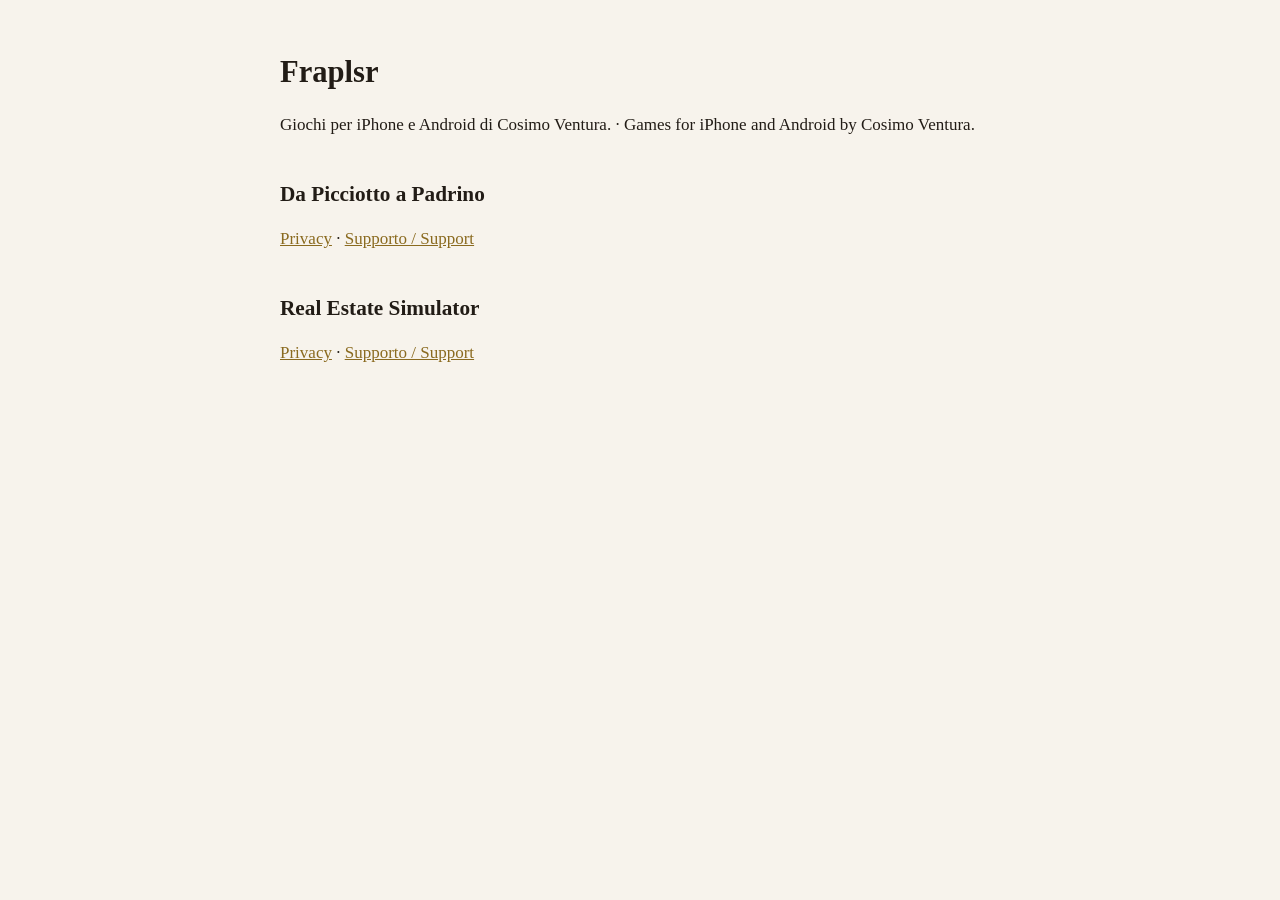
<file: index.html>
<!doctype html>
<html lang="it">
<head>
<meta charset="utf-8"><meta name="viewport" content="width=device-width, initial-scale=1">
<title>Fraplsr</title>
<link rel="stylesheet" href="style.css">
</head>
<body><main>
<h1>Fraplsr</h1>
<p>Giochi per iPhone e Android di Cosimo Ventura. · Games for iPhone and Android by Cosimo Ventura.</p>

<h2>Da Picciotto a Padrino</h2>
<p><a href="picciotto/privacy.html">Privacy</a> · <a href="support.html">Supporto / Support</a></p>

<h2>Real Estate Simulator</h2>
<p><a href="realestate/privacy.html">Privacy</a> · <a href="support.html">Supporto / Support</a></p>
</main></body>
</html>
</file>
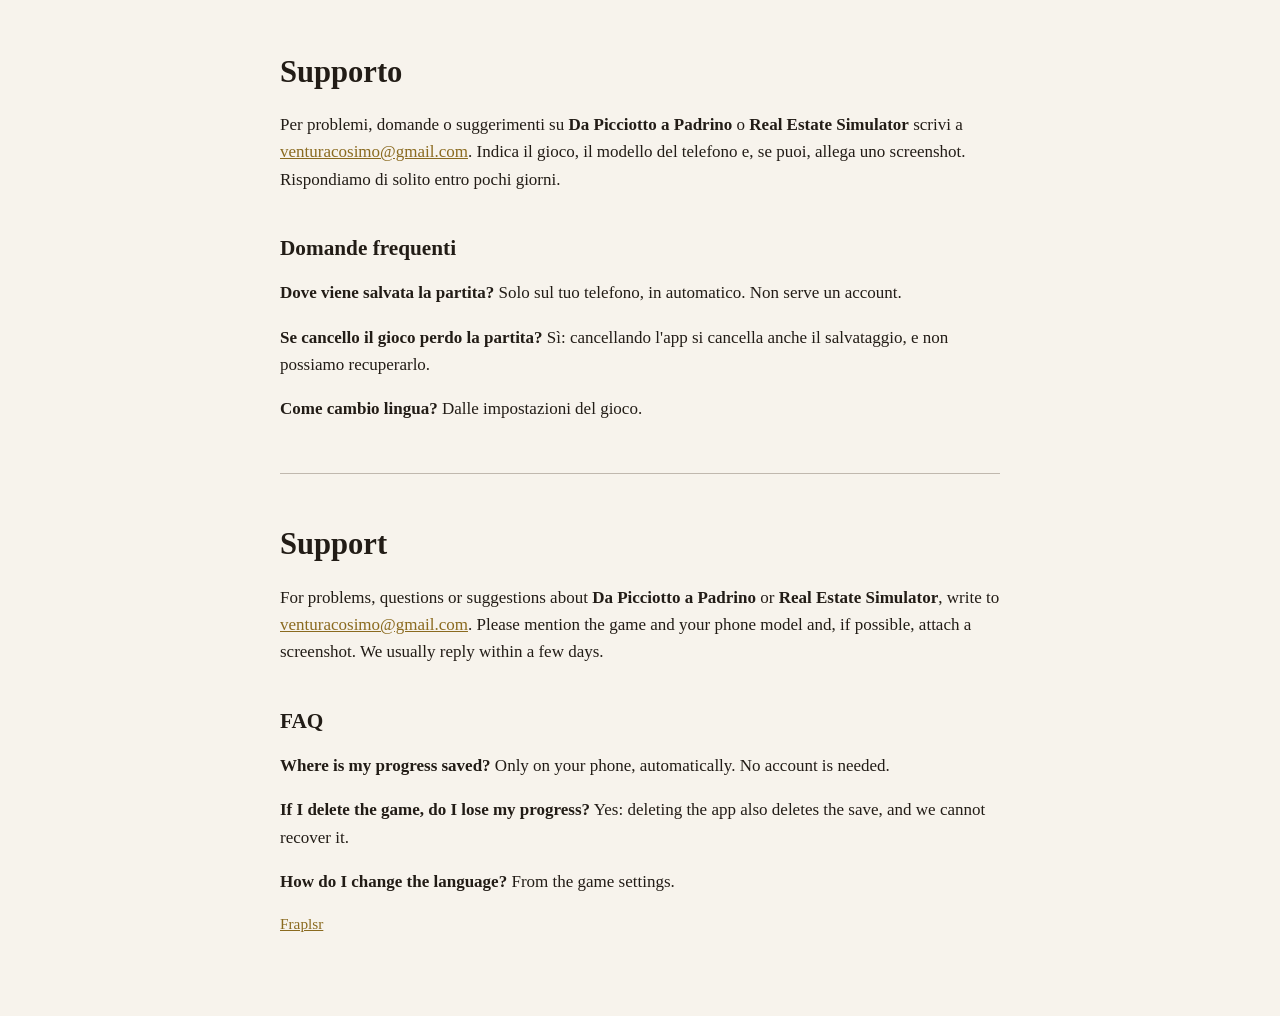
<file: support.html>
<!doctype html>
<html lang="it">
<head>
<meta charset="utf-8"><meta name="viewport" content="width=device-width, initial-scale=1">
<title>Supporto Fraplsr</title>
<link rel="stylesheet" href="style.css">
</head>
<body><main>
<h1>Supporto</h1>
<p>Per problemi, domande o suggerimenti su <strong>Da Picciotto a Padrino</strong> o <strong>Real Estate Simulator</strong> scrivi a
<a href="mailto:venturacosimo@gmail.com">venturacosimo@gmail.com</a>. Indica il gioco, il modello del telefono e, se puoi, allega uno screenshot. Rispondiamo di solito entro pochi giorni.</p>

<h2>Domande frequenti</h2>
<p><strong>Dove viene salvata la partita?</strong> Solo sul tuo telefono, in automatico. Non serve un account.</p>
<p><strong>Se cancello il gioco perdo la partita?</strong> Sì: cancellando l'app si cancella anche il salvataggio, e non possiamo recuperarlo.</p>
<p><strong>Come cambio lingua?</strong> Dalle impostazioni del gioco.</p>

<hr>

<h1>Support</h1>
<p>For problems, questions or suggestions about <strong>Da Picciotto a Padrino</strong> or <strong>Real Estate Simulator</strong>, write to
<a href="mailto:venturacosimo@gmail.com">venturacosimo@gmail.com</a>. Please mention the game and your phone model and, if possible, attach a screenshot. We usually reply within a few days.</p>

<h2>FAQ</h2>
<p><strong>Where is my progress saved?</strong> Only on your phone, automatically. No account is needed.</p>
<p><strong>If I delete the game, do I lose my progress?</strong> Yes: deleting the app also deletes the save, and we cannot recover it.</p>
<p><strong>How do I change the language?</strong> From the game settings.</p>

<p class="muted"><a href="index.html">Fraplsr</a></p>
</main></body>
</html>
</file>
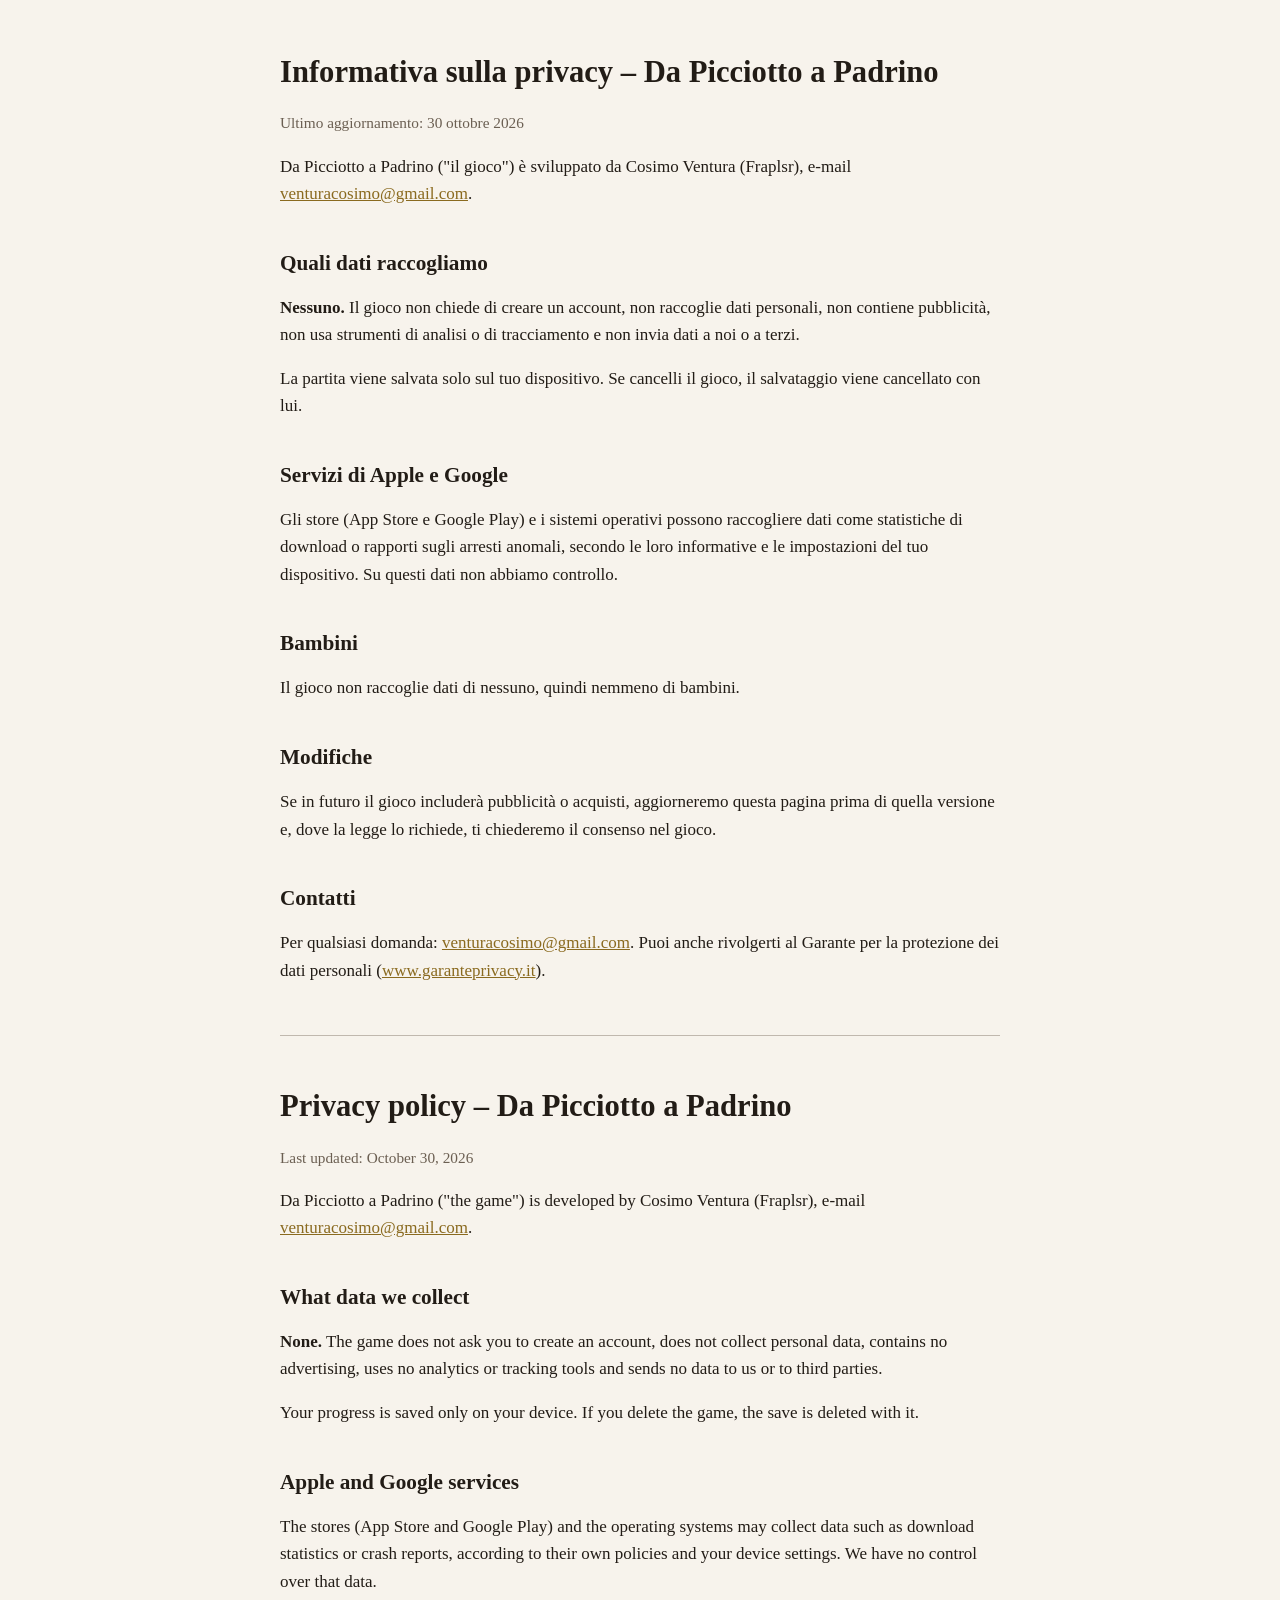
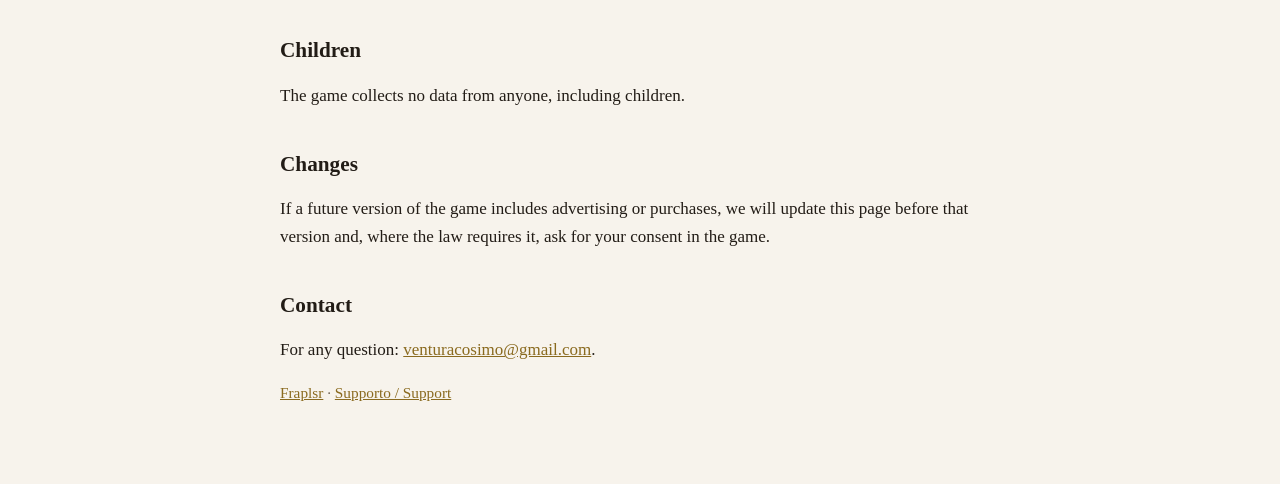
<file: picciotto/privacy.html>
<!doctype html>
<html lang="it">
<head>
<meta charset="utf-8"><meta name="viewport" content="width=device-width, initial-scale=1">
<title>Privacy – Da Picciotto a Padrino</title>
<link rel="stylesheet" href="../style.css">
</head>
<body><main>
<h1>Informativa sulla privacy – Da Picciotto a Padrino</h1>
<p class="muted">Ultimo aggiornamento: 30 ottobre 2026</p>

<p>Da Picciotto a Padrino ("il gioco") è sviluppato da Cosimo Ventura (Fraplsr), e-mail <a href="mailto:venturacosimo@gmail.com">venturacosimo@gmail.com</a>.</p>

<h2>Quali dati raccogliamo</h2>
<p><strong>Nessuno.</strong> Il gioco non chiede di creare un account, non raccoglie dati personali, non contiene pubblicità, non usa strumenti di analisi o di tracciamento e non invia dati a noi o a terzi.</p>
<p>La partita viene salvata solo sul tuo dispositivo. Se cancelli il gioco, il salvataggio viene cancellato con lui.</p>

<h2>Servizi di Apple e Google</h2>
<p>Gli store (App Store e Google Play) e i sistemi operativi possono raccogliere dati come statistiche di download o rapporti sugli arresti anomali, secondo le loro informative e le impostazioni del tuo dispositivo. Su questi dati non abbiamo controllo.</p>

<h2>Bambini</h2>
<p>Il gioco non raccoglie dati di nessuno, quindi nemmeno di bambini.</p>

<h2>Modifiche</h2>
<p>Se in futuro il gioco includerà pubblicità o acquisti, aggiorneremo questa pagina prima di quella versione e, dove la legge lo richiede, ti chiederemo il consenso nel gioco.</p>

<h2>Contatti</h2>
<p>Per qualsiasi domanda: <a href="mailto:venturacosimo@gmail.com">venturacosimo@gmail.com</a>. Puoi anche rivolgerti al Garante per la protezione dei dati personali (<a href="https://www.garanteprivacy.it">www.garanteprivacy.it</a>).</p>

<hr>

<h1>Privacy policy – Da Picciotto a Padrino</h1>
<p class="muted">Last updated: October 30, 2026</p>

<p>Da Picciotto a Padrino ("the game") is developed by Cosimo Ventura (Fraplsr), e-mail <a href="mailto:venturacosimo@gmail.com">venturacosimo@gmail.com</a>.</p>

<h2>What data we collect</h2>
<p><strong>None.</strong> The game does not ask you to create an account, does not collect personal data, contains no advertising, uses no analytics or tracking tools and sends no data to us or to third parties.</p>
<p>Your progress is saved only on your device. If you delete the game, the save is deleted with it.</p>

<h2>Apple and Google services</h2>
<p>The stores (App Store and Google Play) and the operating systems may collect data such as download statistics or crash reports, according to their own policies and your device settings. We have no control over that data.</p>

<h2>Children</h2>
<p>The game collects no data from anyone, including children.</p>

<h2>Changes</h2>
<p>If a future version of the game includes advertising or purchases, we will update this page before that version and, where the law requires it, ask for your consent in the game.</p>

<h2>Contact</h2>
<p>For any question: <a href="mailto:venturacosimo@gmail.com">venturacosimo@gmail.com</a>.</p>

<p class="muted"><a href="../index.html">Fraplsr</a> · <a href="../support.html">Supporto / Support</a></p>
</main></body>
</html>
</file>
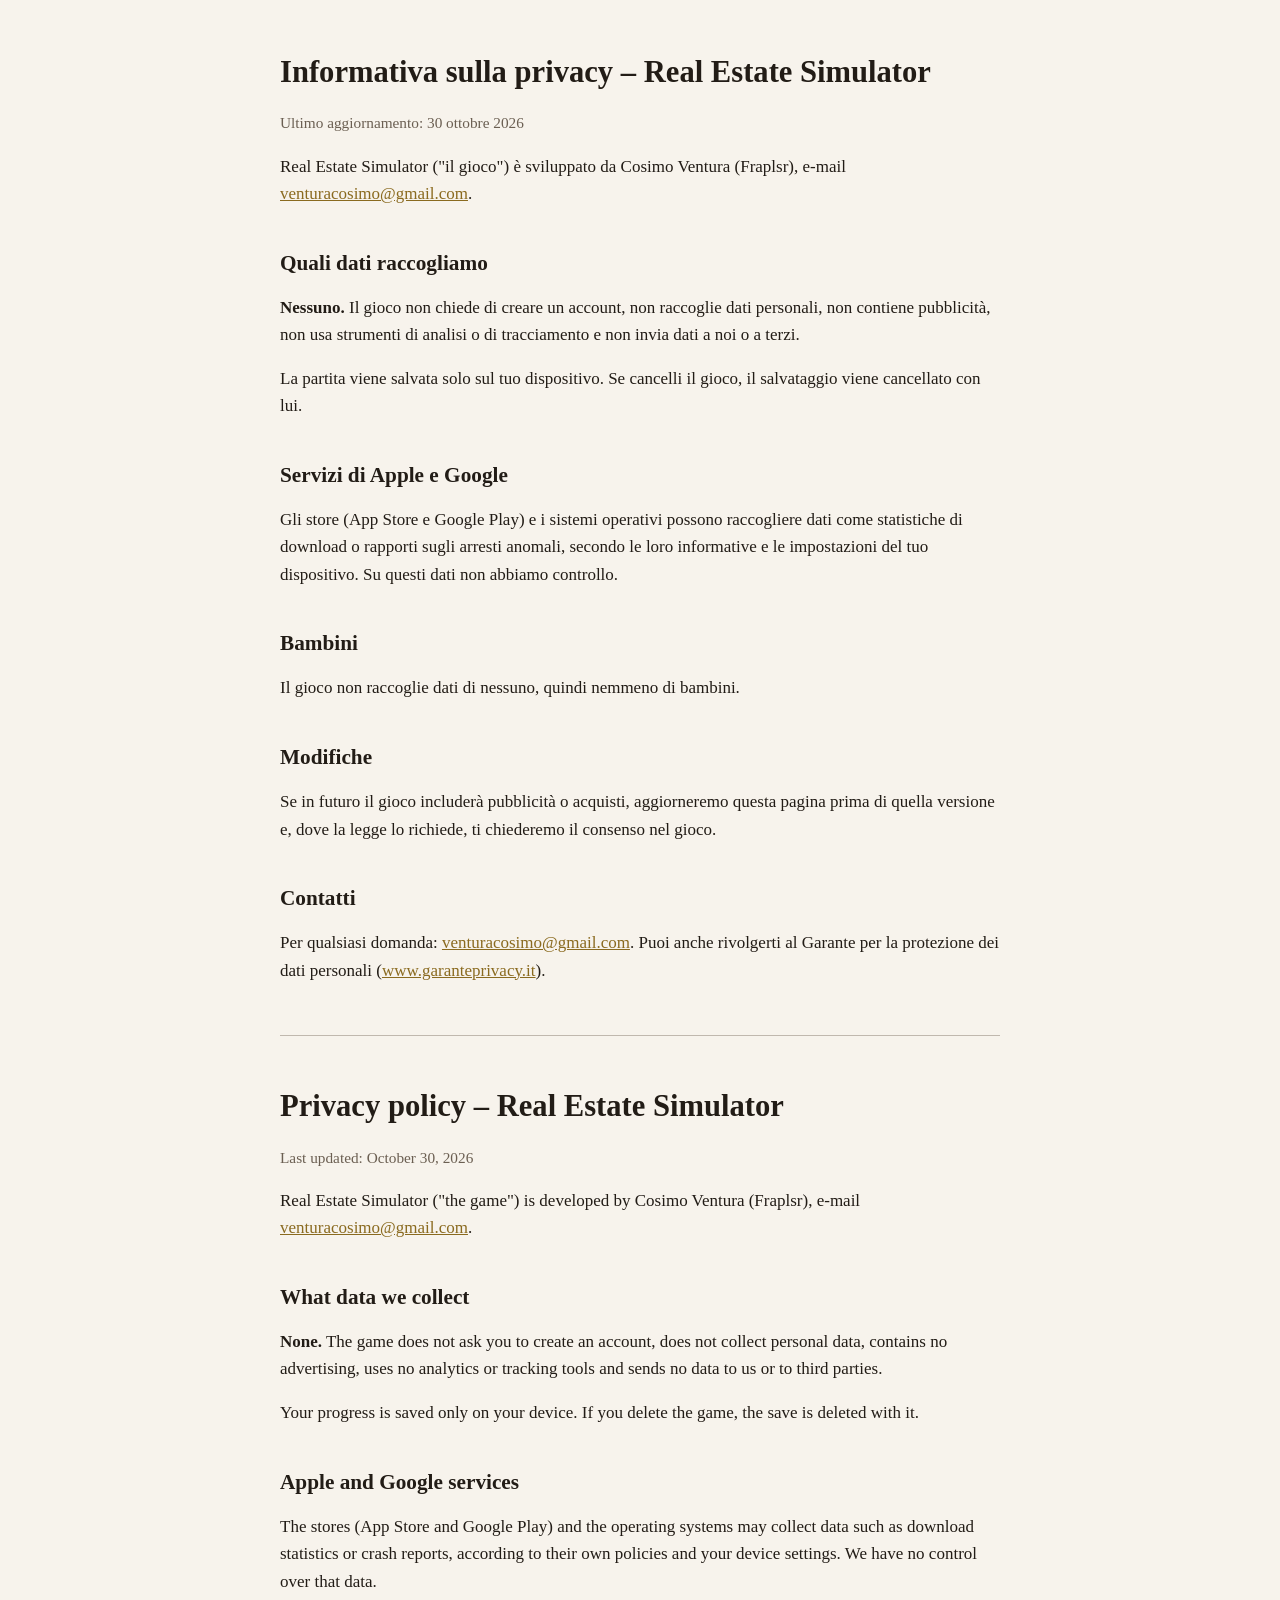
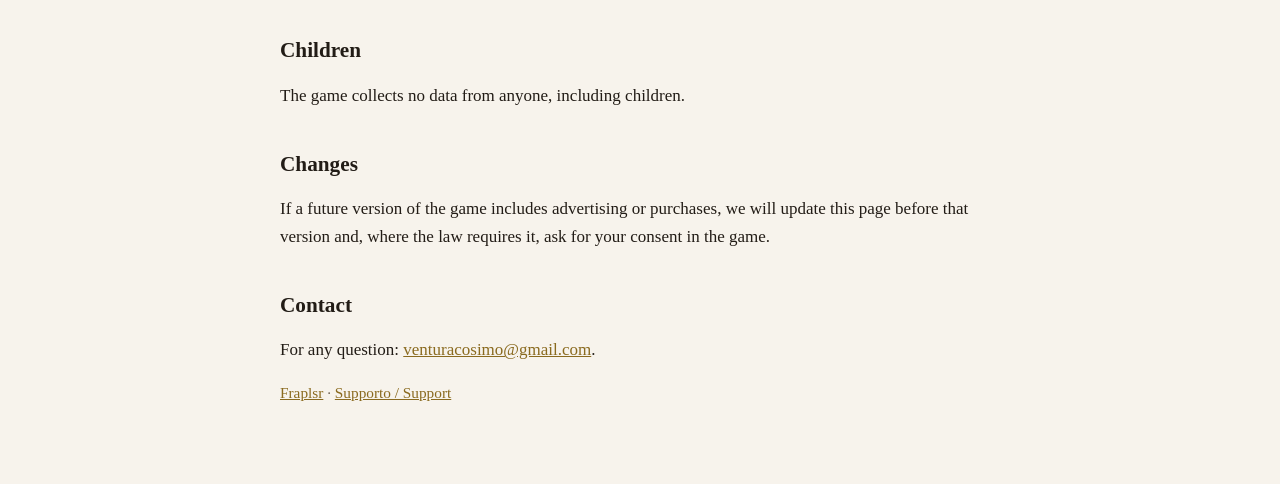
<file: realestate/privacy.html>
<!doctype html>
<html lang="it">
<head>
<meta charset="utf-8"><meta name="viewport" content="width=device-width, initial-scale=1">
<title>Privacy – Real Estate Simulator</title>
<link rel="stylesheet" href="../style.css">
</head>
<body><main>
<h1>Informativa sulla privacy – Real Estate Simulator</h1>
<p class="muted">Ultimo aggiornamento: 30 ottobre 2026</p>

<p>Real Estate Simulator ("il gioco") è sviluppato da Cosimo Ventura (Fraplsr), e-mail <a href="mailto:venturacosimo@gmail.com">venturacosimo@gmail.com</a>.</p>

<h2>Quali dati raccogliamo</h2>
<p><strong>Nessuno.</strong> Il gioco non chiede di creare un account, non raccoglie dati personali, non contiene pubblicità, non usa strumenti di analisi o di tracciamento e non invia dati a noi o a terzi.</p>
<p>La partita viene salvata solo sul tuo dispositivo. Se cancelli il gioco, il salvataggio viene cancellato con lui.</p>

<h2>Servizi di Apple e Google</h2>
<p>Gli store (App Store e Google Play) e i sistemi operativi possono raccogliere dati come statistiche di download o rapporti sugli arresti anomali, secondo le loro informative e le impostazioni del tuo dispositivo. Su questi dati non abbiamo controllo.</p>

<h2>Bambini</h2>
<p>Il gioco non raccoglie dati di nessuno, quindi nemmeno di bambini.</p>

<h2>Modifiche</h2>
<p>Se in futuro il gioco includerà pubblicità o acquisti, aggiorneremo questa pagina prima di quella versione e, dove la legge lo richiede, ti chiederemo il consenso nel gioco.</p>

<h2>Contatti</h2>
<p>Per qualsiasi domanda: <a href="mailto:venturacosimo@gmail.com">venturacosimo@gmail.com</a>. Puoi anche rivolgerti al Garante per la protezione dei dati personali (<a href="https://www.garanteprivacy.it">www.garanteprivacy.it</a>).</p>

<hr>

<h1>Privacy policy – Real Estate Simulator</h1>
<p class="muted">Last updated: October 30, 2026</p>

<p>Real Estate Simulator ("the game") is developed by Cosimo Ventura (Fraplsr), e-mail <a href="mailto:venturacosimo@gmail.com">venturacosimo@gmail.com</a>.</p>

<h2>What data we collect</h2>
<p><strong>None.</strong> The game does not ask you to create an account, does not collect personal data, contains no advertising, uses no analytics or tracking tools and sends no data to us or to third parties.</p>
<p>Your progress is saved only on your device. If you delete the game, the save is deleted with it.</p>

<h2>Apple and Google services</h2>
<p>The stores (App Store and Google Play) and the operating systems may collect data such as download statistics or crash reports, according to their own policies and your device settings. We have no control over that data.</p>

<h2>Children</h2>
<p>The game collects no data from anyone, including children.</p>

<h2>Changes</h2>
<p>If a future version of the game includes advertising or purchases, we will update this page before that version and, where the law requires it, ask for your consent in the game.</p>

<h2>Contact</h2>
<p>For any question: <a href="mailto:venturacosimo@gmail.com">venturacosimo@gmail.com</a>.</p>

<p class="muted"><a href="../index.html">Fraplsr</a> · <a href="../support.html">Supporto / Support</a></p>
</main></body>
</html>
</file>
<file: style.css>
:root { --bg: #f7f3ec; --fg: #221c16; --muted: #6b5f52; --accent: #8a6a1f; }
@media (prefers-color-scheme: dark) { :root { --bg: #17130f; --fg: #efe6d8; --muted: #a8998a; --accent: #d9b25a; } }
body { margin: 0; background: var(--bg); color: var(--fg); font: 17px/1.6 Georgia, serif; }
main { max-width: 720px; margin: 0 auto; padding: 32px 16px 64px; }
h1, h2 { line-height: 1.25; } h1 { font-size: 1.8em; } h2 { font-size: 1.25em; margin-top: 2em; }
a { color: var(--accent); } .muted { color: var(--muted); font-size: .9em; }
hr { border: 0; border-top: 1px solid var(--muted); opacity: .4; margin: 3em 0; }
</file>
